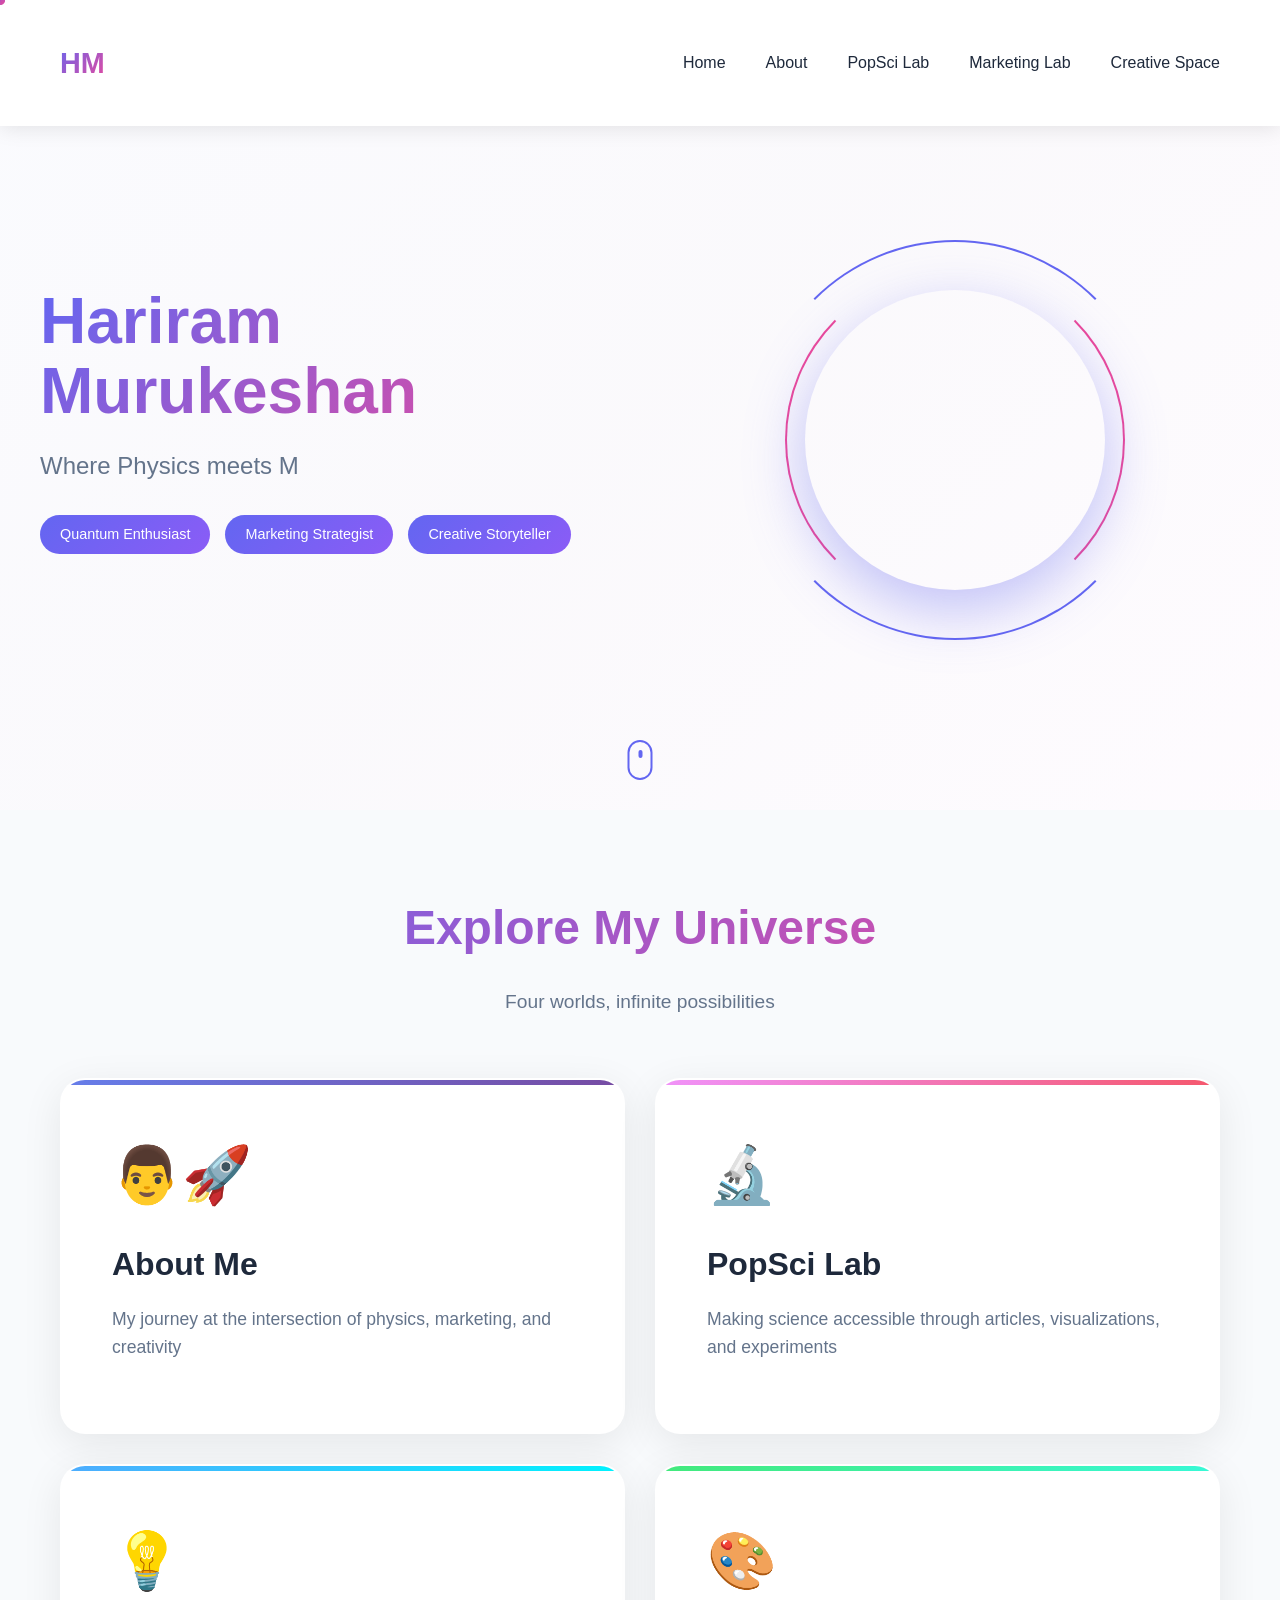
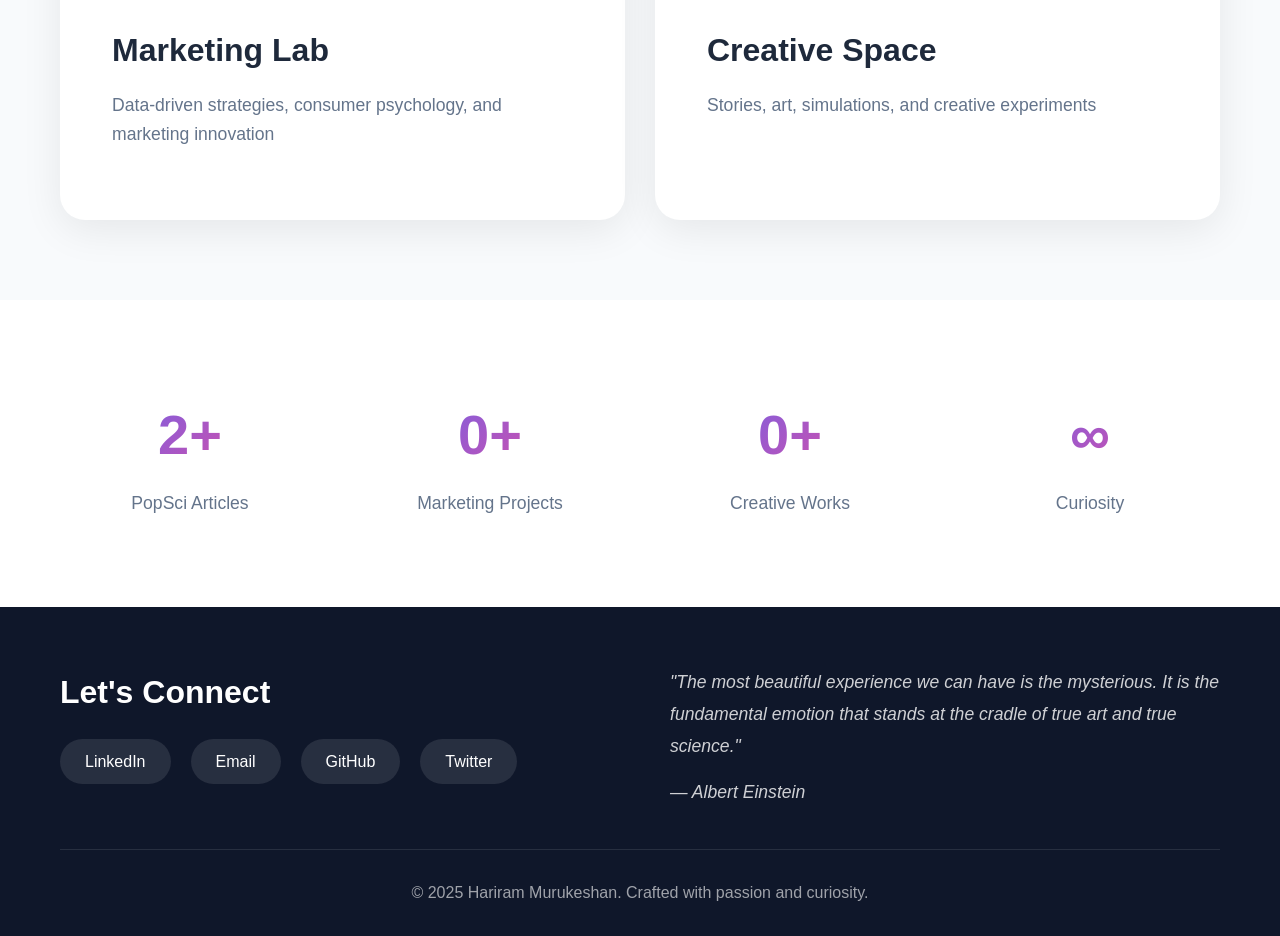
<file: index.html>
<!DOCTYPE html>
<html lang="en">
<head>
    <meta charset="UTF-8">
    <meta name="viewport" content="width=device-width, initial-scale=1.0">
    <title>Hariram Murukeshan - Polymath Portfolio</title>
    <link rel="stylesheet" href="styles.css">
</head>
<body>
    <div class="bg-animation"></div>
    <nav class="navbar">
        <div class="nav-container">
            <div class="logo">HM</div>
            <ul class="nav-menu">
                <li><a href="index.html" class="nav-link">Home</a></li>
                <li><a href="about.html" class="nav-link">About</a></li>
                <li><a href="popsci.html" class="nav-link">PopSci Lab</a></li>
                <li><a href="marketing.html" class="nav-link">Marketing Lab</a></li>
                <li><a href="creative.html" class="nav-link">Creative Space</a></li>
            </ul>
            <div class="hamburger"><span></span><span></span><span></span></div>
        </div>
    </nav>
    <section id="home" class="hero">
        <div class="hero-content">
            <div class="hero-text">
                <h1 class="glitch" data-text="Hariram Murukeshan">Hariram Murukeshan</h1>
                <p class="hero-subtitle">Where Physics meets Marketing and Creativity knows no bounds</p>
                <div class="hero-tags">
                    <span class="tag">Quantum Enthusiast</span>
                    <span class="tag">Marketing Strategist</span>
                    <span class="tag">Creative Storyteller</span>
                </div>
            </div>
            <div class="hero-visual">
                <div class="profile-container">
                    <div class="profile-ring"></div>
                    <div class="profile-ring"></div>
                    <div class="profile-image" style="background-image: url('https://media.licdn.com/dms/image/v2/C5603AQFa1k_qoXdFdg/profile-displayphoto-shrink_800_800/profile-displayphoto-shrink_800_800/0/1635914706596?e=1766620800&v=beta&t=IXJEIdp7cfGC_e7TAGtuhtwd0yhbisQP7slVFPODD8Q')"></div>
                </div>
            </div>
        </div>
        <div class="scroll-indicator"><div class="mouse"></div></div>
    </section>
    <section id="dashboard" class="dashboard-section">
        <div class="container">
            <h2 class="section-title">Explore My Universe</h2>
            <p class="section-subtitle">Four worlds, infinite possibilities</p>
            <div class="dashboard-grid">
                <a href="about.html" class="dashboard-card about-theme">
                    <div class="card-icon">👨🚀</div>
                    <h3>About Me</h3>
                    <p>My journey at the intersection of physics, marketing, and creativity</p>
                    <span class="card-arrow">→</span>
                </a>
                <a href="popsci.html" class="dashboard-card popsci-theme">
                    <div class="card-icon">🔬</div>
                    <h3>PopSci Lab</h3>
                    <p>Making science accessible through articles, visualizations, and experiments</p>
                    <span class="card-arrow">→</span>
                </a>
                <a href="marketing.html" class="dashboard-card marketing-theme">
                    <div class="card-icon">💡</div>
                    <h3>Marketing Lab</h3>
                    <p>Data-driven strategies, consumer psychology, and marketing innovation</p>
                    <span class="card-arrow">→</span>
                </a>
                <a href="creative.html" class="dashboard-card creative-theme">
                    <div class="card-icon">🎨</div>
                    <h3>Creative Space</h3>
                    <p>Stories, art, simulations, and creative experiments</p>
                    <span class="card-arrow">→</span>
                </a>
            </div>
        </div>
    </section>
    <section class="stats-section">
        <div class="container">
            <div class="stats-grid">
                <div class="stat-item"><div class="stat-number">2+</div><div class="stat-label">PopSci Articles</div></div>
                <div class="stat-item"><div class="stat-number">0+</div><div class="stat-label">Marketing Projects</div></div>
                <div class="stat-item"><div class="stat-number">0+</div><div class="stat-label">Creative Works</div></div>
                <div class="stat-item"><div class="stat-number">∞</div><div class="stat-label">Curiosity</div></div>
            </div>
        </div>
    </section>
    <footer class="footer">
        <div class="container">
            <div class="footer-content">
                <div class="footer-left">
                    <h3>Let's Connect</h3>
                    <div class="social-links">
                        <a href="https://www.linkedin.com/in/harirammurukeshan/" target="_blank">LinkedIn</a>
                        <a href="mailto:harirammurukesan@gmail.com">Email</a>
                        <a href="https://github.com/hariraf" target="_blank">GitHub</a>
                        <a href="https://twitter.com/Hariram14121377" target="_blank">Twitter</a>
                    </div>
                </div>
                <div class="footer-right">
                    <p>"The most beautiful experience we can have is the mysterious. It is the fundamental emotion that stands at the cradle of true art and true science."</p>
                    <p class="quote-author">— Albert Einstein</p>
                </div>
            </div>
            <div class="footer-bottom"><p>© 2025 Hariram Murukeshan. Crafted with passion and curiosity.</p></div>
        </div>
    </footer>
    <script src="script.js"></script>
</body>
</html>
</file>
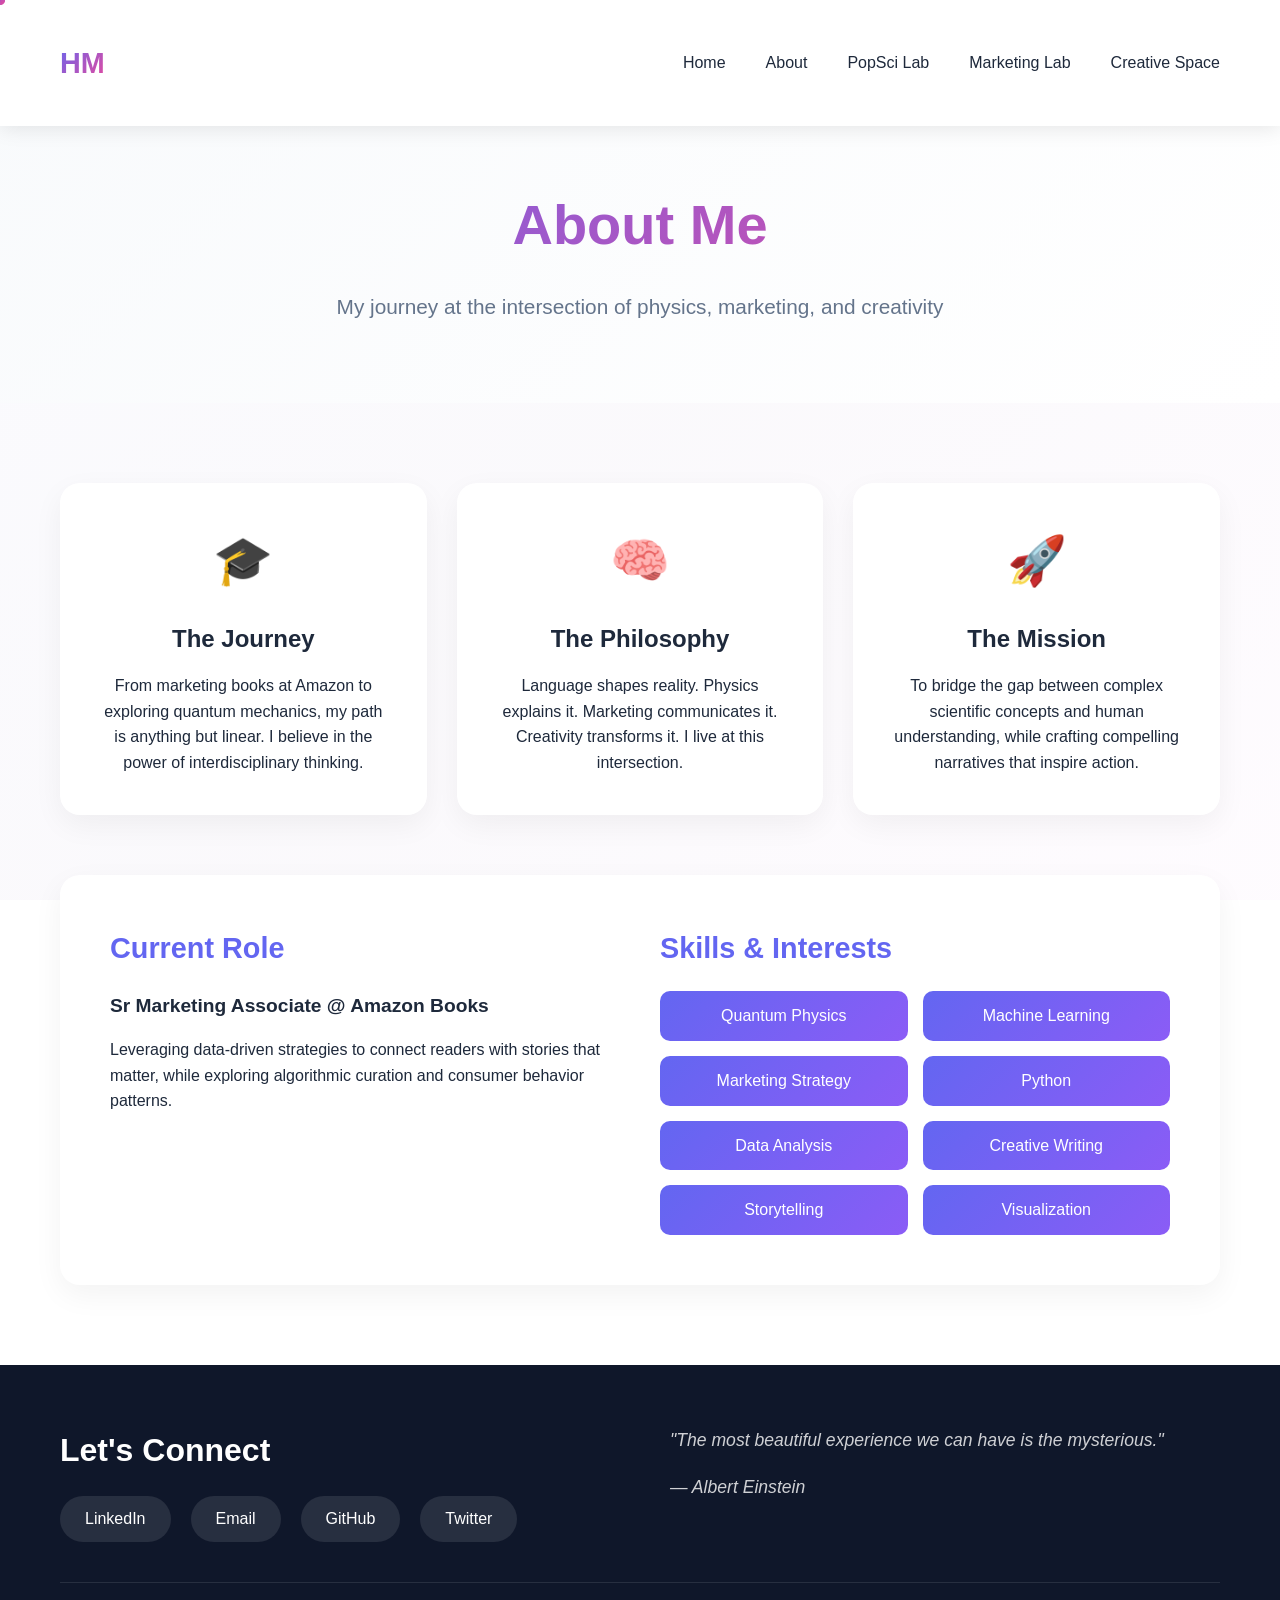
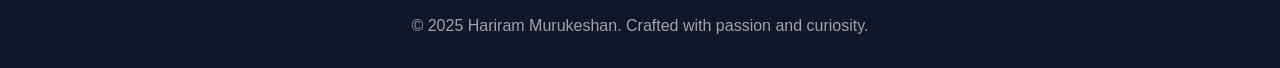
<file: about.html>
<!DOCTYPE html>
<html lang="en">
<head>
    <meta charset="UTF-8">
    <meta name="viewport" content="width=device-width, initial-scale=1.0">
    <title>About - Hariram Murukeshan</title>
    <link rel="stylesheet" href="styles.css">
</head>
<body>
    <div class="bg-animation"></div>
    <nav class="navbar">
        <div class="nav-container">
            <div class="logo">HM</div>
            <ul class="nav-menu">
                <li><a href="index.html" class="nav-link">Home</a></li>
                <li><a href="about.html" class="nav-link active">About</a></li>
                <li><a href="popsci.html" class="nav-link">PopSci Lab</a></li>
                <li><a href="marketing.html" class="nav-link">Marketing Lab</a></li>
                <li><a href="creative.html" class="nav-link">Creative Space</a></li>
            </ul>
            <div class="hamburger"><span></span><span></span><span></span></div>
        </div>
    </nav>
    <section class="page-hero">
        <div class="container">
            <h1 class="page-title">About Me</h1>
            <p class="page-subtitle">My journey at the intersection of physics, marketing, and creativity</p>
        </div>
    </section>
    <section class="content-section">
        <div class="container">
            <div class="about-grid">
                <div class="about-card">
                    <div class="card-icon">🎓</div>
                    <h3>The Journey</h3>
                    <p>From marketing books at Amazon to exploring quantum mechanics, my path is anything but linear. I believe in the power of interdisciplinary thinking.</p>
                </div>
                <div class="about-card">
                    <div class="card-icon">🧠</div>
                    <h3>The Philosophy</h3>
                    <p>Language shapes reality. Physics explains it. Marketing communicates it. Creativity transforms it. I live at this intersection.</p>
                </div>
                <div class="about-card">
                    <div class="card-icon">🚀</div>
                    <h3>The Mission</h3>
                    <p>To bridge the gap between complex scientific concepts and human understanding, while crafting compelling narratives that inspire action.</p>
                </div>
            </div>
            <div class="about-details">
                <div class="detail-left">
                    <h3>Current Role</h3>
                    <p class="role-title">Sr Marketing Associate @ Amazon Books</p>
                    <p>Leveraging data-driven strategies to connect readers with stories that matter, while exploring algorithmic curation and consumer behavior patterns.</p>
                </div>
                <div class="detail-right">
                    <h3>Skills & Interests</h3>
                    <div class="skills-grid">
                        <span class="skill">Quantum Physics</span>
                        <span class="skill">Machine Learning</span>
                        <span class="skill">Marketing Strategy</span>
                        <span class="skill">Python</span>
                        <span class="skill">Data Analysis</span>
                        <span class="skill">Creative Writing</span>
                        <span class="skill">Storytelling</span>
                        <span class="skill">Visualization</span>
                    </div>
                </div>
            </div>
        </div>
    </section>
    <footer class="footer">
        <div class="container">
            <div class="footer-content">
                <div class="footer-left">
                    <h3>Let's Connect</h3>
                    <div class="social-links">
                        <a href="https://www.linkedin.com/in/harirammurukeshan/" target="_blank">LinkedIn</a>
                        <a href="mailto:harirammurukesan@gmail.com">Email</a>
                        <a href="https://github.com/hariraf" target="_blank">GitHub</a>
                        <a href="https://twitter.com/Hariram14121377" target="_blank">Twitter</a>
                    </div>
                </div>
                <div class="footer-right">
                    <p>"The most beautiful experience we can have is the mysterious."</p>
                    <p class="quote-author">— Albert Einstein</p>
                </div>
            </div>
            <div class="footer-bottom"><p>© 2025 Hariram Murukeshan. Crafted with passion and curiosity.</p></div>
        </div>
    </footer>
    <script src="script.js"></script>
</body>
</html>
</file>
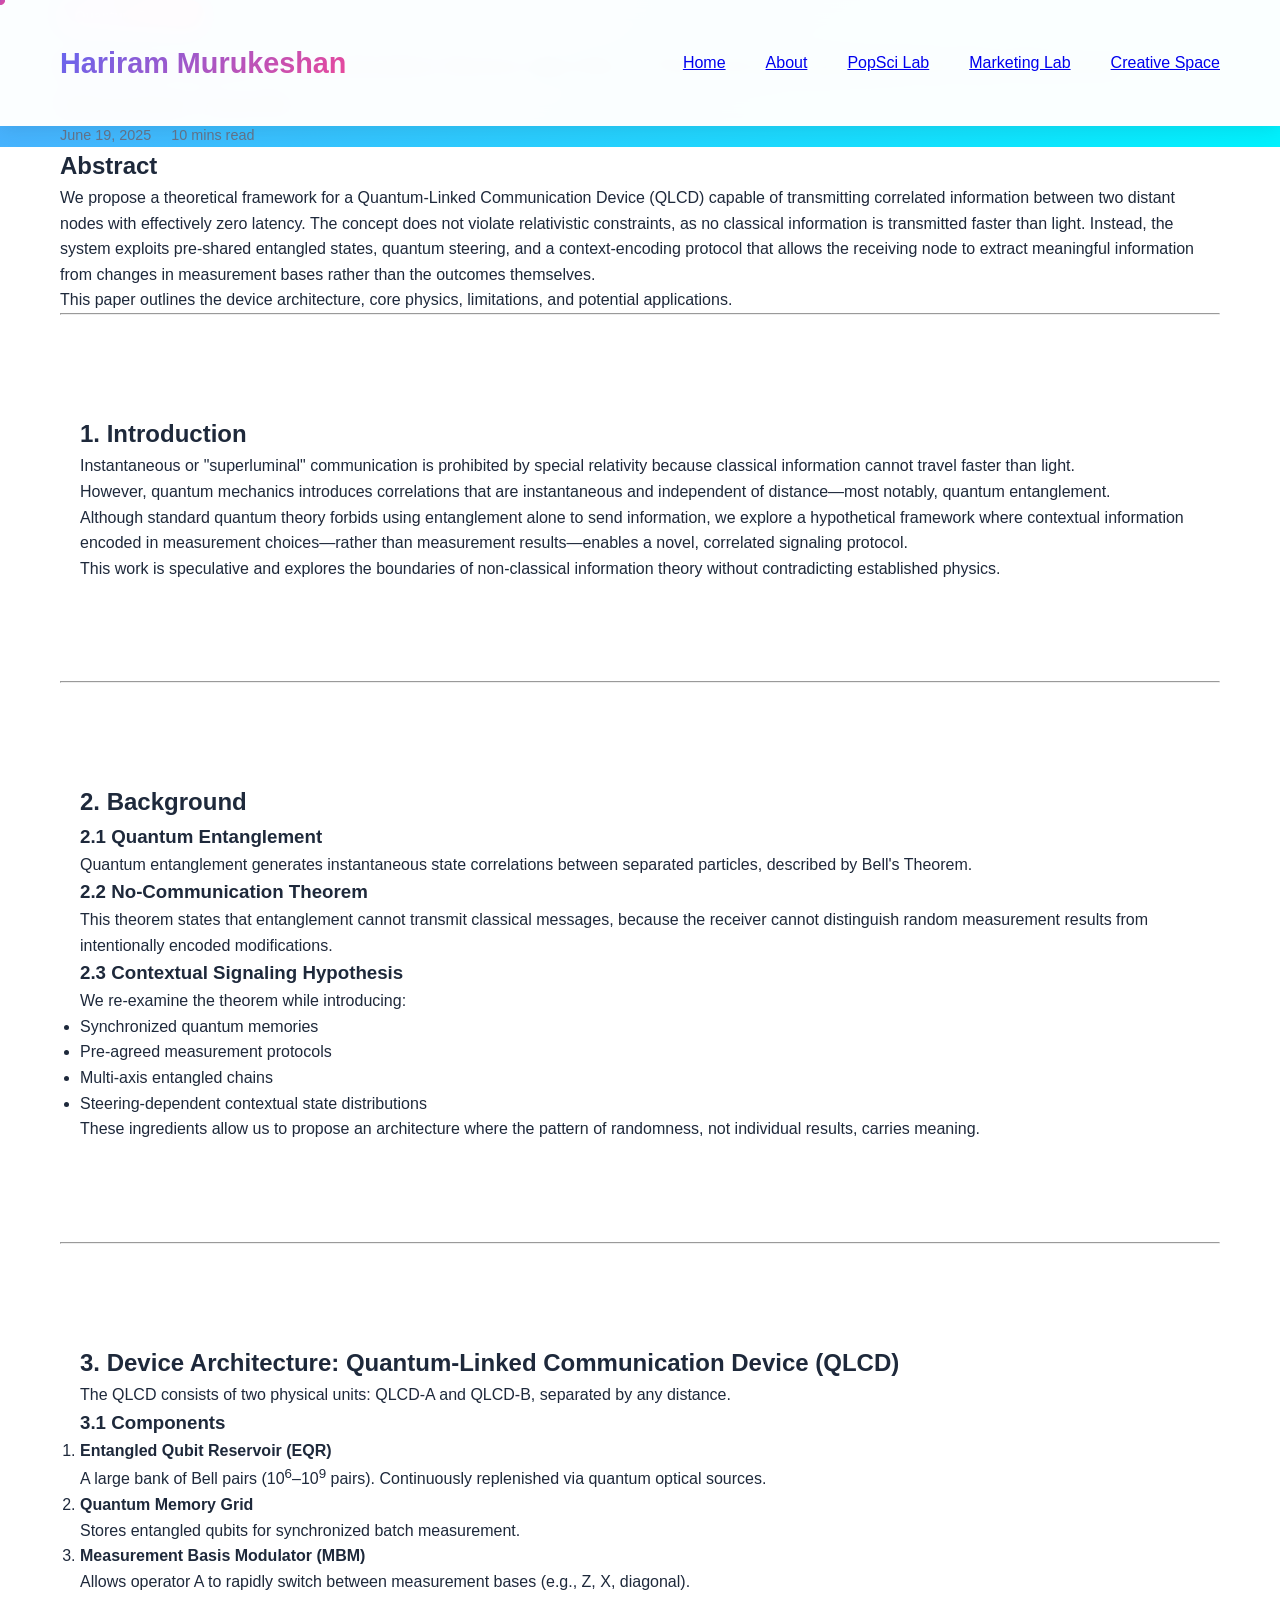
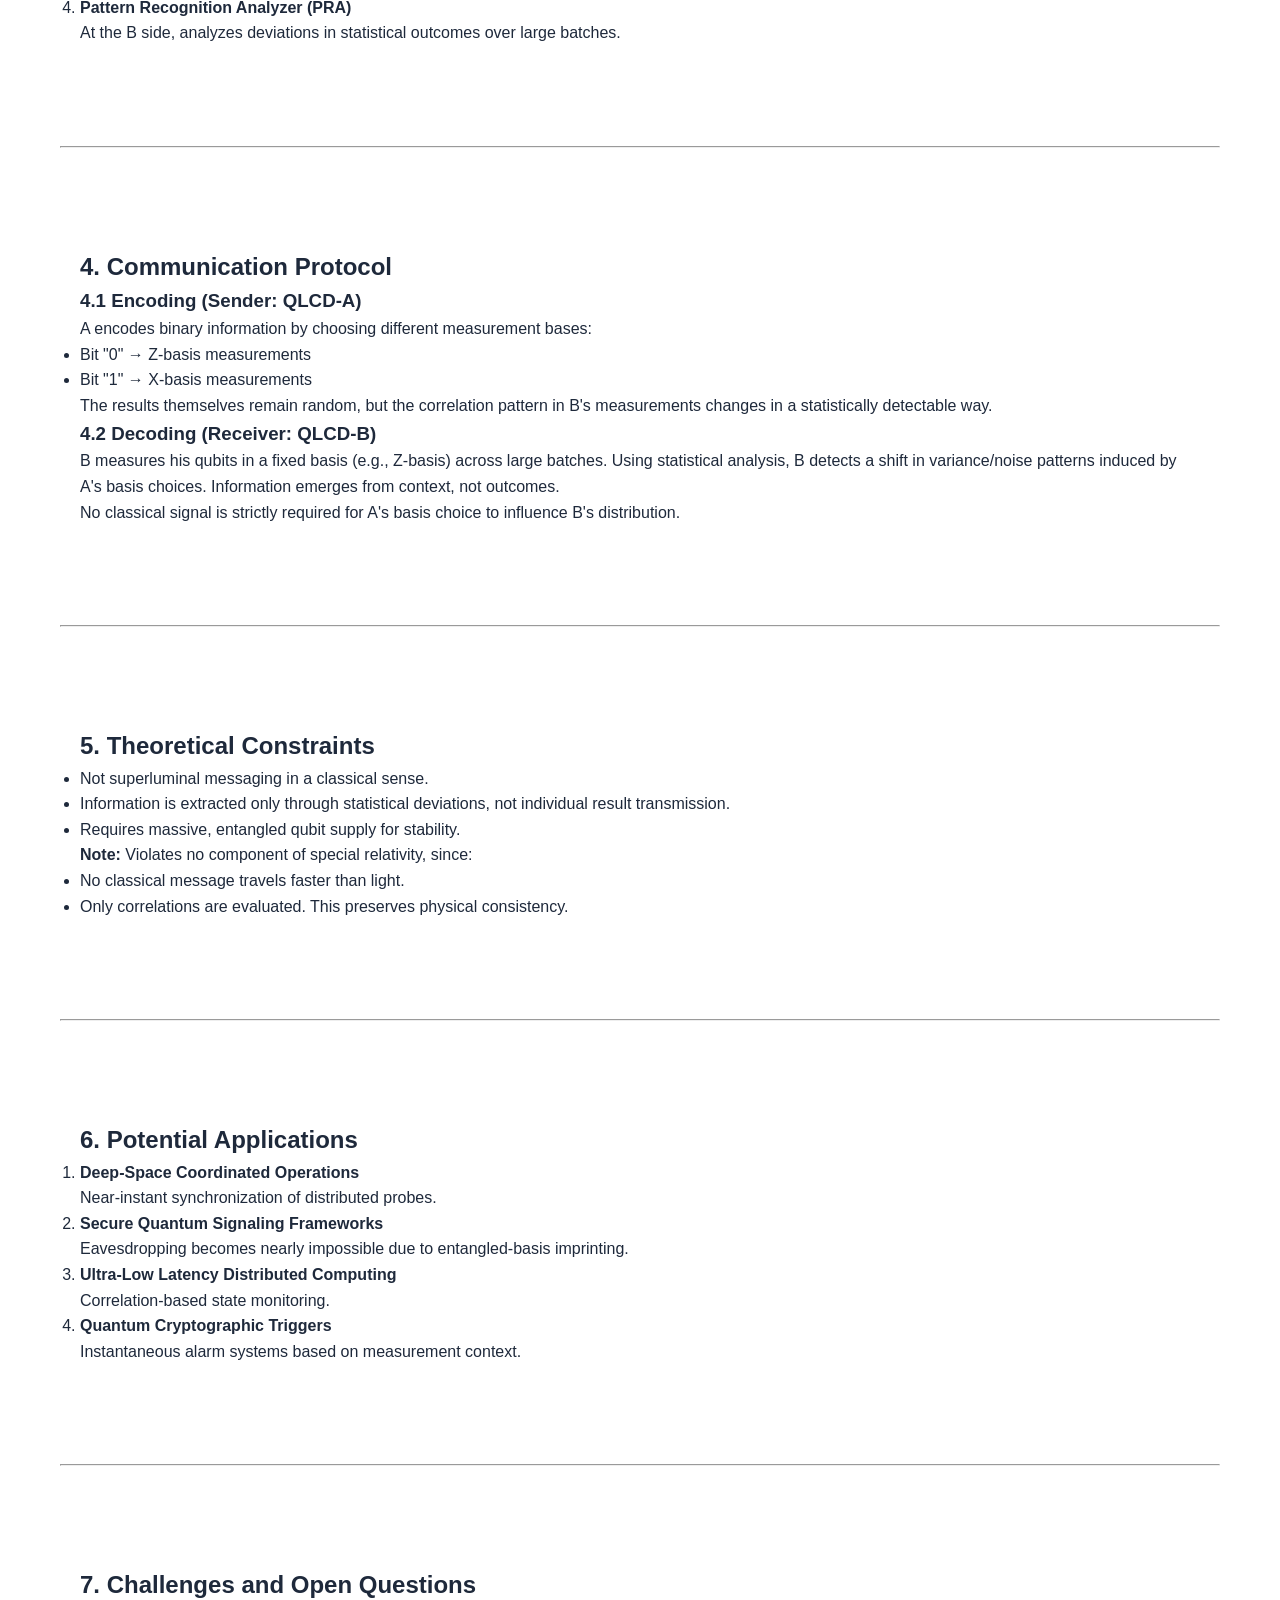
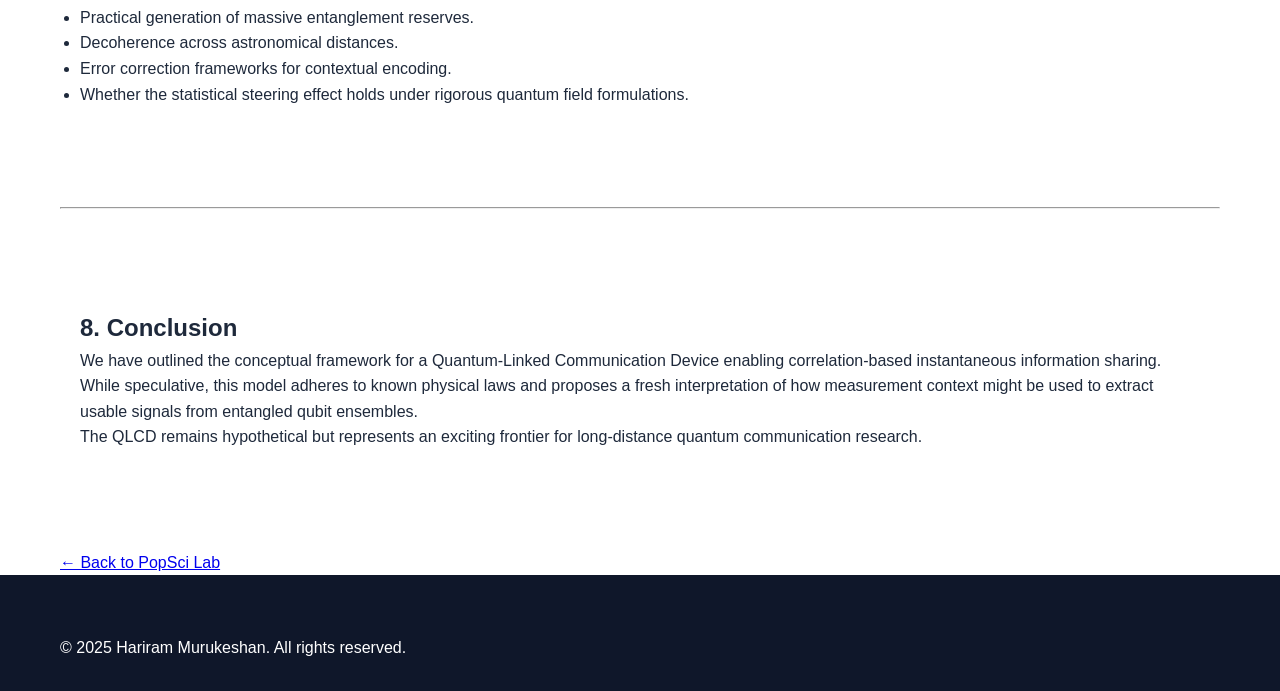
<file: article-QLCD(1).html>
<!DOCTYPE html>
<html lang="en">
<head>
    <meta charset="UTF-8">
    <meta name="viewport" content="width=device-width, initial-scale=1.0">
    <title>Quantum-Linked Communication Device (QLCD): A Theoretical Framework for Non-Classical Information Transfer - Hariram Murukeshan</title>
    <link rel="stylesheet" href="styles.css">
</head>
<body>
    <nav class="navbar">
        <div class="nav-container">
            <a href="index.html" class="logo">Hariram Murukeshan</a>
            <ul class="nav-menu">
                <li><a href="index.html">Home</a></li>
                <li><a href="about.html">About</a></li>
                <li><a href="popsci.html" class="active">PopSci Lab</a></li>
                <li><a href="marketing.html">Marketing Lab</a></li>
                <li><a href="creative.html">Creative Space</a></li>
            </ul>
            <div class="hamburger"><span></span><span></span><span></span></div>
        </div>
    </nav>

    <article class="article-page">
        <header class="article-header" style="background: linear-gradient(135deg, #4facfe 0%, #00f2fe 100%)">
            <div class="container">
                <span class="article-category">Quantum Physics</span>
                <h1 class="article-title">Quantum-Linked Communication Device (QLCD): A Theoretical Framework for Non-Classical Information Transfer</h1>
                <div class="article-meta">
                    <span>June 19, 2025</span>
                    <span>10 mins read</span>
                </div>
            </div>
        </header>
        <div class="article-body">
            <div class="container">
            <h2>Abstract</h2>
            <p>We propose a theoretical framework for a Quantum-Linked Communication Device (QLCD) capable of transmitting correlated information between two distant nodes with effectively zero latency. The concept does not violate relativistic constraints, as no classical information is transmitted faster than light. Instead, the system exploits pre-shared entangled states, quantum steering, and a context-encoding protocol that allows the receiving node to extract meaningful information from changes in measurement bases rather than the outcomes themselves.</p>
            <p>This paper outlines the device architecture, core physics, limitations, and potential applications.</p>
        </section>

        <hr>

        <section id="introduction">
            <h2>1. Introduction</h2>
            <p>Instantaneous or "superluminal" communication is prohibited by special relativity because classical information cannot travel faster than light.</p>
            <p>However, quantum mechanics introduces correlations that are instantaneous and independent of distance—most notably, quantum entanglement.</p>
            <p>Although standard quantum theory forbids using entanglement alone to send information, we explore a hypothetical framework where contextual information encoded in measurement choices—rather than measurement results—enables a novel, correlated signaling protocol.</p>
            <p>This work is speculative and explores the boundaries of non-classical information theory without contradicting established physics.</p>
        </section>

        <hr>

        <section id="background">
            <h2>2. Background</h2>
            
            <h3>2.1 Quantum Entanglement</h3>
            <p>Quantum entanglement generates instantaneous state correlations between separated particles, described by Bell's Theorem.</p>
            
            <h3>2.2 No-Communication Theorem</h3>
            <p>This theorem states that entanglement cannot transmit classical messages, because the receiver cannot distinguish random measurement results from intentionally encoded modifications.</p>
            
            <h3>2.3 Contextual Signaling Hypothesis</h3>
            <p>We re-examine the theorem while introducing:</p>
            <ul>
                <li>Synchronized quantum memories</li>
                <li>Pre-agreed measurement protocols</li>
                <li>Multi-axis entangled chains</li>
                <li>Steering-dependent contextual state distributions</li>
            </ul>
            <p>These ingredients allow us to propose an architecture where the pattern of randomness, not individual results, carries meaning.</p>
        </section>

        <hr>

        <section id="device-architecture">
            <h2>3. Device Architecture: Quantum-Linked Communication Device (QLCD)</h2>
            <p>The QLCD consists of two physical units: QLCD-A and QLCD-B, separated by any distance.</p>
            
            <h3>3.1 Components</h3>
            <ol>
                <li>
                    <strong>Entangled Qubit Reservoir (EQR)</strong><br>
                    A large bank of Bell pairs (10<sup>6</sup>–10<sup>9</sup> pairs). Continuously replenished via quantum optical sources.
                </li>
                <li>
                    <strong>Quantum Memory Grid</strong><br>
                    Stores entangled qubits for synchronized batch measurement.
                </li>
                <li>
                    <strong>Measurement Basis Modulator (MBM)</strong><br>
                    Allows operator A to rapidly switch between measurement bases (e.g., Z, X, diagonal).
                </li>
                <li>
                    <strong>Pattern Recognition Analyzer (PRA)</strong><br>
                    At the B side, analyzes deviations in statistical outcomes over large batches.
                </li>
            </ol>
        </section>

        <hr>

        <section id="communication-protocol">
            <h2>4. Communication Protocol</h2>
            
            <h3>4.1 Encoding (Sender: QLCD-A)</h3>
            <p>A encodes binary information by choosing different measurement bases:</p>
            <ul>
                <li>Bit "0" → Z-basis measurements</li>
                <li>Bit "1" → X-basis measurements</li>
            </ul>
            <p>The results themselves remain random, but the correlation pattern in B's measurements changes in a statistically detectable way.</p>
            
            <h3>4.2 Decoding (Receiver: QLCD-B)</h3>
            <p>B measures his qubits in a fixed basis (e.g., Z-basis) across large batches. Using statistical analysis, B detects a shift in variance/noise patterns induced by A's basis choices. Information emerges from context, not outcomes.</p>
            <p>No classical signal is strictly required for A's basis choice to influence B's distribution.</p>
        </section>

        <hr>

        <section id="theoretical-constraints">
            <h2>5. Theoretical Constraints</h2>
            <ul>
                <li>Not superluminal messaging in a classical sense.</li>
                <li>Information is extracted only through statistical deviations, not individual result transmission.</li>
                <li>Requires massive, entangled qubit supply for stability.</li>
            </ul>
            <p><strong>Note:</strong> Violates no component of special relativity, since:</p>
            <ul>
                <li>No classical message travels faster than light.</li>
                <li>Only correlations are evaluated. This preserves physical consistency.</li>
            </ul>
        </section>

        <hr>

        <section id="potential-applications">
            <h2>6. Potential Applications</h2>
            <ol>
                <li>
                    <strong>Deep-Space Coordinated Operations</strong><br>
                    Near-instant synchronization of distributed probes.
                </li>
                <li>
                    <strong>Secure Quantum Signaling Frameworks</strong><br>
                    Eavesdropping becomes nearly impossible due to entangled-basis imprinting.
                </li>
                <li>
                    <strong>Ultra-Low Latency Distributed Computing</strong><br>
                    Correlation-based state monitoring.
                </li>
                <li>
                    <strong>Quantum Cryptographic Triggers</strong><br>
                    Instantaneous alarm systems based on measurement context.
                </li>
            </ol>
        </section>

        <hr>

        <section id="challenges">
            <h2>7. Challenges and Open Questions</h2>
            <ul>
                <li>Practical generation of massive entanglement reserves.</li>
                <li>Decoherence across astronomical distances.</li>
                <li>Error correction frameworks for contextual encoding.</li>
                <li>Whether the statistical steering effect holds under rigorous quantum field formulations.</li>
            </ul>
        </section>

        <hr>

        <section id="conclusion">
            <h2>8. Conclusion</h2>
            <p>We have outlined the conceptual framework for a Quantum-Linked Communication Device enabling correlation-based instantaneous information sharing. While speculative, this model adheres to known physical laws and proposes a fresh interpretation of how measurement context might be used to extract usable signals from entangled qubit ensembles.</p>
            <p>The QLCD remains hypothetical but represents an exciting frontier for long-distance quantum communication research.</p>
        </section>
            </div>
        </div>
        <div class="article-footer">
            <div class="container">
                <a href="popsci.html" class="back-link">← Back to PopSci Lab</a>
            </div>
        </div>
    </article>

    <footer class="footer">
        <div class="container">
            <p>&copy; 2025 Hariram Murukeshan. All rights reserved.</p>
        </div>
    </footer>

    <script src="script.js"></script>
</body>
</html>
</file>
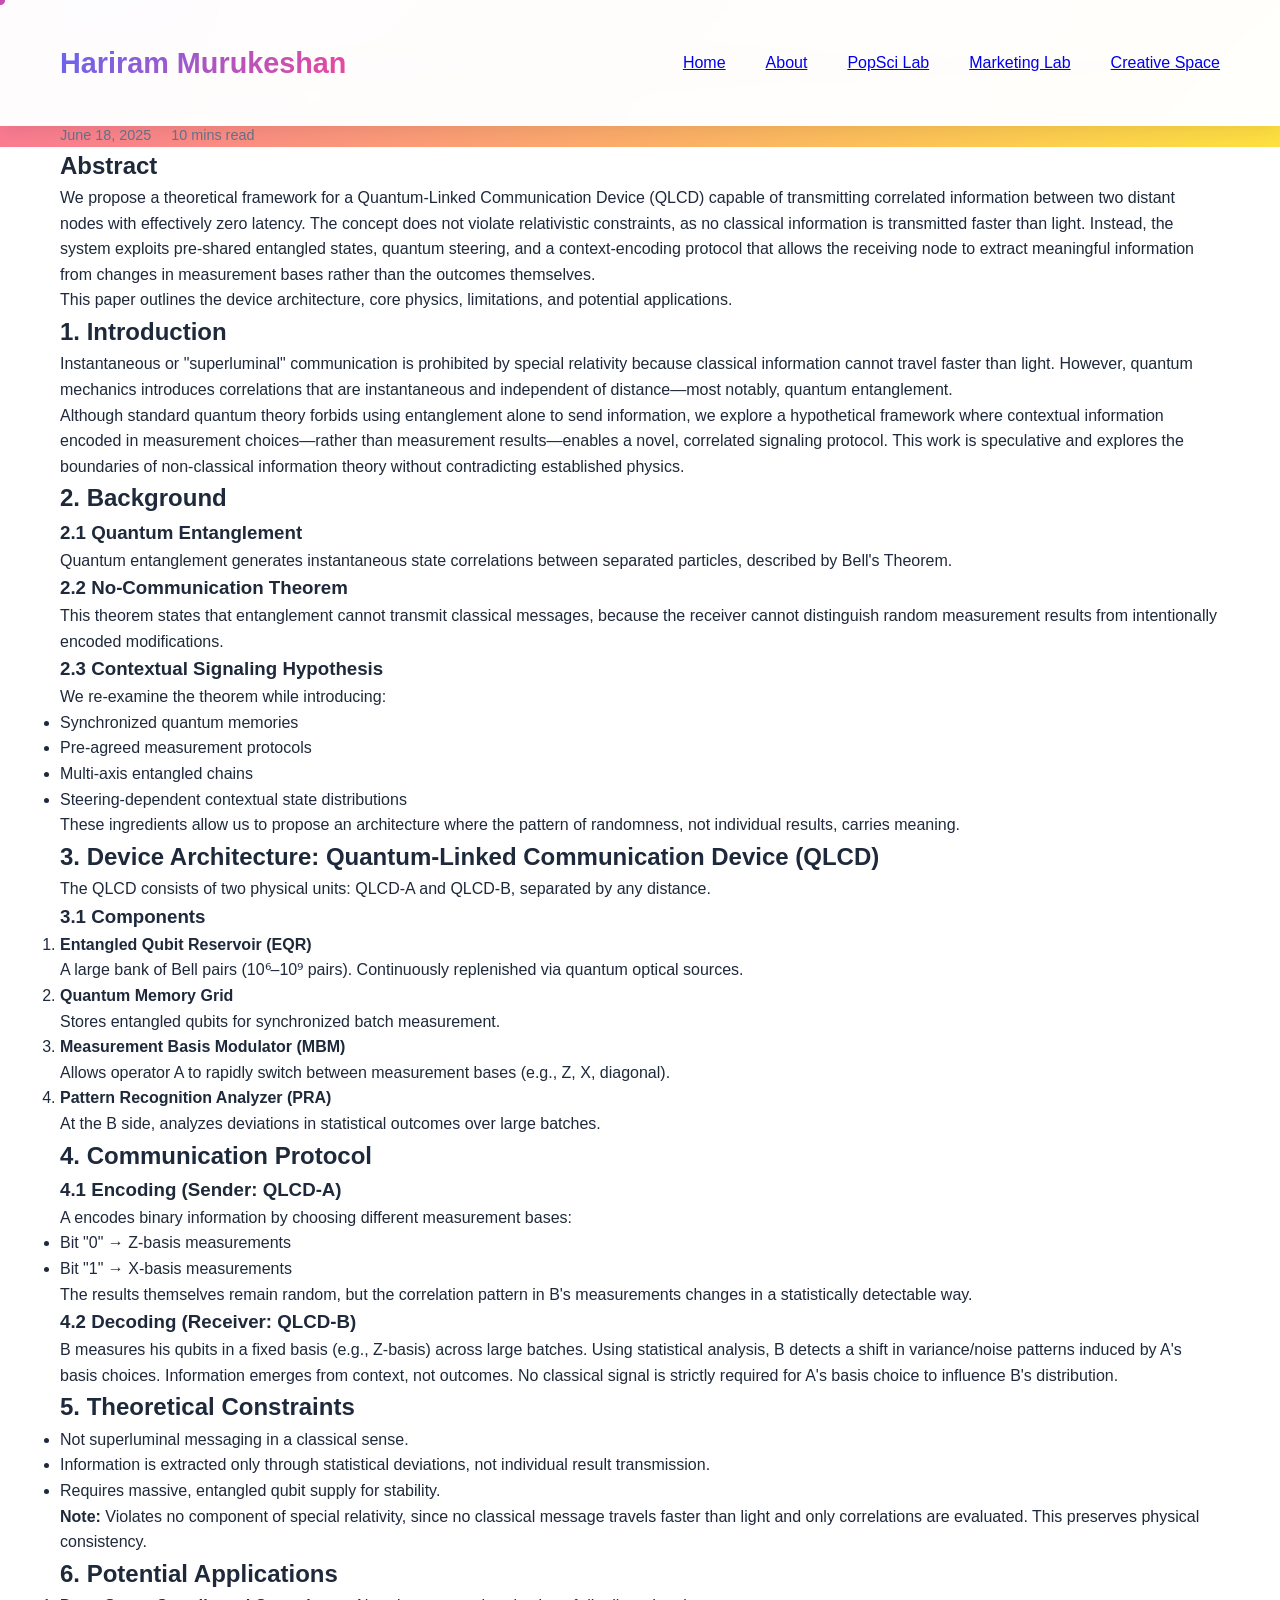
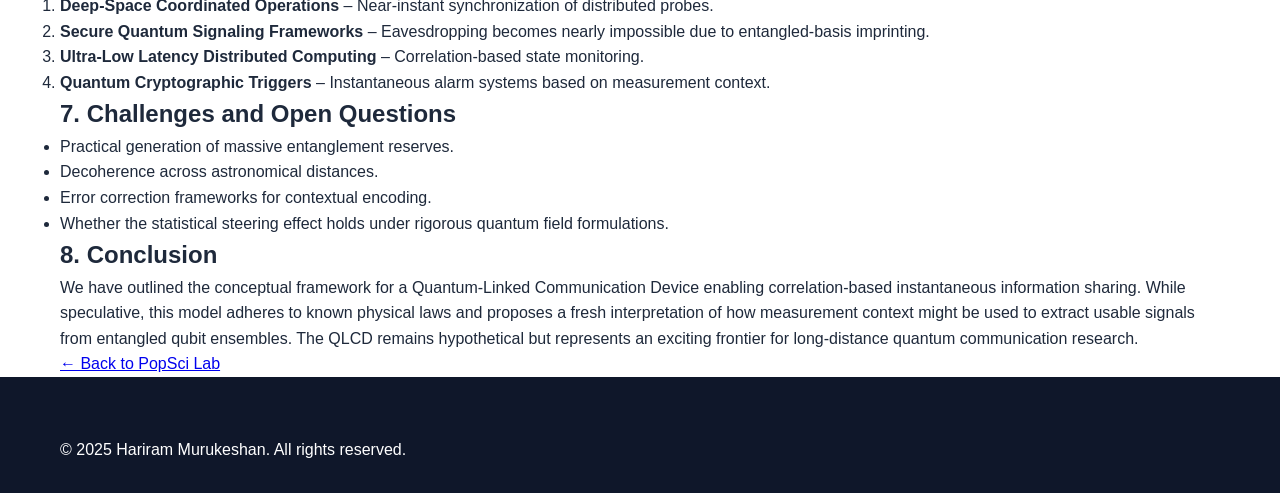
<file: article-QLCD.html>
<!DOCTYPE html>
<html lang="en">
<head>
    <meta charset="UTF-8">
    <meta name="viewport" content="width=device-width, initial-scale=1.0">
    <title>Quantum-Linked Communication Device (QLCD): A Theoretical Framework for Non-Classical Information Transfer - Hariram Murukeshan</title>
    <link rel="stylesheet" href="styles.css">
</head>
<body>
    <nav class="navbar">
        <div class="nav-container">
            <a href="index.html" class="logo">Hariram Murukeshan</a>
            <ul class="nav-menu">
                <li><a href="index.html">Home</a></li>
                <li><a href="about.html">About</a></li>
                <li><a href="popsci.html" class="active">PopSci Lab</a></li>
                <li><a href="marketing.html">Marketing Lab</a></li>
                <li><a href="creative.html">Creative Space</a></li>
            </ul>
            <div class="hamburger"><span></span><span></span><span></span></div>
        </div>
    </nav>

    <article class="article-page">
        <header class="article-header" style="background: linear-gradient(135deg, #fa709a 0%, #fee140 100%)">
            <div class="container">
                <span class="article-category">Quantum Physics</span>
                <h1 class="article-title">Quantum-Linked Communication Device (QLCD): A Theoretical Framework for Non-Classical Information Transfer</h1>
                <div class="article-meta">
                    <span>June 18, 2025</span>
                    <span>10 mins read</span>
                </div>
            </div>
        </header>
        <div class="article-body">
            <div class="container">
                <h2>Abstract</h2>
                <p>We propose a theoretical framework for a Quantum-Linked Communication Device (QLCD) capable of transmitting correlated information between two distant nodes with effectively zero latency. The concept does not violate relativistic constraints, as no classical information is transmitted faster than light. Instead, the system exploits pre-shared entangled states, quantum steering, and a context-encoding protocol that allows the receiving node to extract meaningful information from changes in measurement bases rather than the outcomes themselves.</p>
                <p>This paper outlines the device architecture, core physics, limitations, and potential applications.</p>

                <h2>1. Introduction</h2>
                <p>Instantaneous or "superluminal" communication is prohibited by special relativity because classical information cannot travel faster than light. However, quantum mechanics introduces correlations that are instantaneous and independent of distance—most notably, quantum entanglement.</p>
                <p>Although standard quantum theory forbids using entanglement alone to send information, we explore a hypothetical framework where contextual information encoded in measurement choices—rather than measurement results—enables a novel, correlated signaling protocol. This work is speculative and explores the boundaries of non-classical information theory without contradicting established physics.</p>

                <h2>2. Background</h2>
                <h3>2.1 Quantum Entanglement</h3>
                <p>Quantum entanglement generates instantaneous state correlations between separated particles, described by Bell's Theorem.</p>
                
                <h3>2.2 No-Communication Theorem</h3>
                <p>This theorem states that entanglement cannot transmit classical messages, because the receiver cannot distinguish random measurement results from intentionally encoded modifications.</p>
                
                <h3>2.3 Contextual Signaling Hypothesis</h3>
                <p>We re-examine the theorem while introducing:</p>
                <ul>
                    <li>Synchronized quantum memories</li>
                    <li>Pre-agreed measurement protocols</li>
                    <li>Multi-axis entangled chains</li>
                    <li>Steering-dependent contextual state distributions</li>
                </ul>
                <p>These ingredients allow us to propose an architecture where the pattern of randomness, not individual results, carries meaning.</p>

                <h2>3. Device Architecture: Quantum-Linked Communication Device (QLCD)</h2>
                <p>The QLCD consists of two physical units: QLCD-A and QLCD-B, separated by any distance.</p>
                
                <h3>3.1 Components</h3>
                <ol>
                    <li><strong>Entangled Qubit Reservoir (EQR)</strong><br>A large bank of Bell pairs (10⁶–10⁹ pairs). Continuously replenished via quantum optical sources.</li>
                    <li><strong>Quantum Memory Grid</strong><br>Stores entangled qubits for synchronized batch measurement.</li>
                    <li><strong>Measurement Basis Modulator (MBM)</strong><br>Allows operator A to rapidly switch between measurement bases (e.g., Z, X, diagonal).</li>
                    <li><strong>Pattern Recognition Analyzer (PRA)</strong><br>At the B side, analyzes deviations in statistical outcomes over large batches.</li>
                </ol>

                <h2>4. Communication Protocol</h2>
                <h3>4.1 Encoding (Sender: QLCD-A)</h3>
                <p>A encodes binary information by choosing different measurement bases:</p>
                <ul>
                    <li>Bit "0" → Z-basis measurements</li>
                    <li>Bit "1" → X-basis measurements</li>
                </ul>
                <p>The results themselves remain random, but the correlation pattern in B's measurements changes in a statistically detectable way.</p>
                
                <h3>4.2 Decoding (Receiver: QLCD-B)</h3>
                <p>B measures his qubits in a fixed basis (e.g., Z-basis) across large batches. Using statistical analysis, B detects a shift in variance/noise patterns induced by A's basis choices. Information emerges from context, not outcomes. No classical signal is strictly required for A's basis choice to influence B's distribution.</p>

                <h2>5. Theoretical Constraints</h2>
                <ul>
                    <li>Not superluminal messaging in a classical sense.</li>
                    <li>Information is extracted only through statistical deviations, not individual result transmission.</li>
                    <li>Requires massive, entangled qubit supply for stability.</li>
                </ul>
                <p><strong>Note:</strong> Violates no component of special relativity, since no classical message travels faster than light and only correlations are evaluated. This preserves physical consistency.</p>

                <h2>6. Potential Applications</h2>
                <ol>
                    <li><strong>Deep-Space Coordinated Operations</strong> – Near-instant synchronization of distributed probes.</li>
                    <li><strong>Secure Quantum Signaling Frameworks</strong> – Eavesdropping becomes nearly impossible due to entangled-basis imprinting.</li>
                    <li><strong>Ultra-Low Latency Distributed Computing</strong> – Correlation-based state monitoring.</li>
                    <li><strong>Quantum Cryptographic Triggers</strong> – Instantaneous alarm systems based on measurement context.</li>
                </ol>

                <h2>7. Challenges and Open Questions</h2>
                <ul>
                    <li>Practical generation of massive entanglement reserves.</li>
                    <li>Decoherence across astronomical distances.</li>
                    <li>Error correction frameworks for contextual encoding.</li>
                    <li>Whether the statistical steering effect holds under rigorous quantum field formulations.</li>
                </ul>

                <h2>8. Conclusion</h2>
                <p>We have outlined the conceptual framework for a Quantum-Linked Communication Device enabling correlation-based instantaneous information sharing. While speculative, this model adheres to known physical laws and proposes a fresh interpretation of how measurement context might be used to extract usable signals from entangled qubit ensembles. The QLCD remains hypothetical but represents an exciting frontier for long-distance quantum communication research.</p>
            </div>
        </div>
        <div class="article-footer">
            <div class="container">
                <a href="popsci.html" class="back-link">← Back to PopSci Lab</a>
            </div>
        </div>
    </article>

    <footer class="footer">
        <div class="container">
            <p>&copy; 2025 Hariram Murukeshan. All rights reserved.</p>
        </div>
    </footer>

    <script src="script.js"></script>
</body>
</html>
</file>
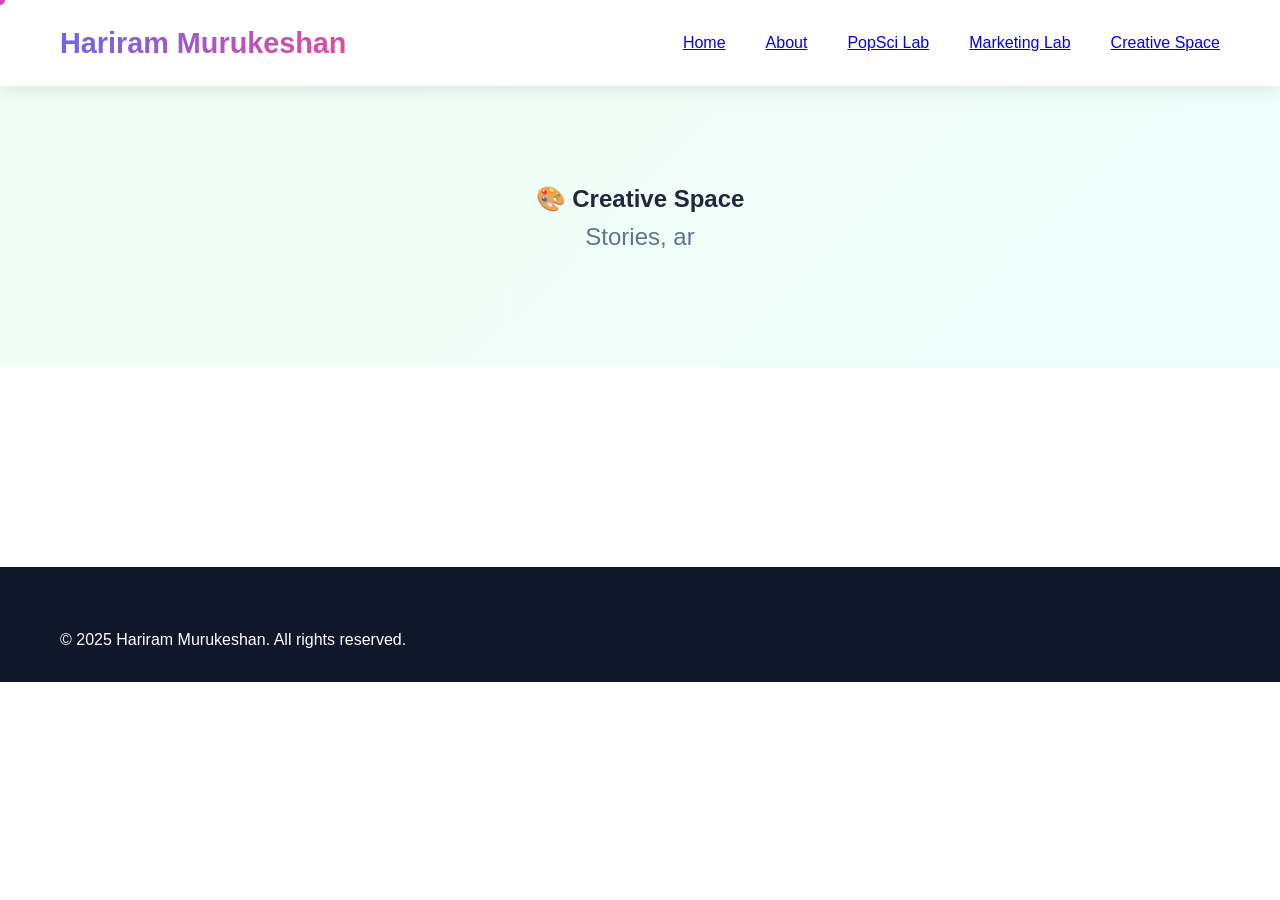
<file: creative.html>
<!DOCTYPE html>
<html lang="en">
<head>
    <meta charset="UTF-8">
    <meta name="viewport" content="width=device-width, initial-scale=1.0">
    <title>Creative Space - Hariram Murukeshan</title>
    <link rel="stylesheet" href="styles.css">
</head>
<body>
    <nav class="navbar">
        <div class="nav-container">
            <a href="index.html" class="logo">Hariram Murukeshan</a>
            <ul class="nav-menu">
                <li><a href="index.html">Home</a></li>
                <li><a href="about.html">About</a></li>
                <li><a href="popsci.html">PopSci Lab</a></li>
                <li><a href="marketing.html">Marketing Lab</a></li>
                <li><a href="creative.html" class="active">Creative Space</a></li>
            </ul>
            <div class="hamburger"><span></span><span></span><span></span></div>
        </div>
    </nav>

    <section class="page-hero creative-hero">
        <div class="container">
            <h1 class="hero-title">🎨 Creative Space</h1>
            <p class="hero-subtitle">Stories, art, and experimental simulations</p>
        </div>
    </section>

    <section class="creative-section">
        <div class="container">
            <div class="masonry-grid">
                
            </div>
        </div>
    </section>

    <footer class="footer">
        <div class="container">
            <p>&copy; 2025 Hariram Murukeshan. All rights reserved.</p>
        </div>
    </footer>

    <script src="script.js"></script>
</body>
</html>
</file>
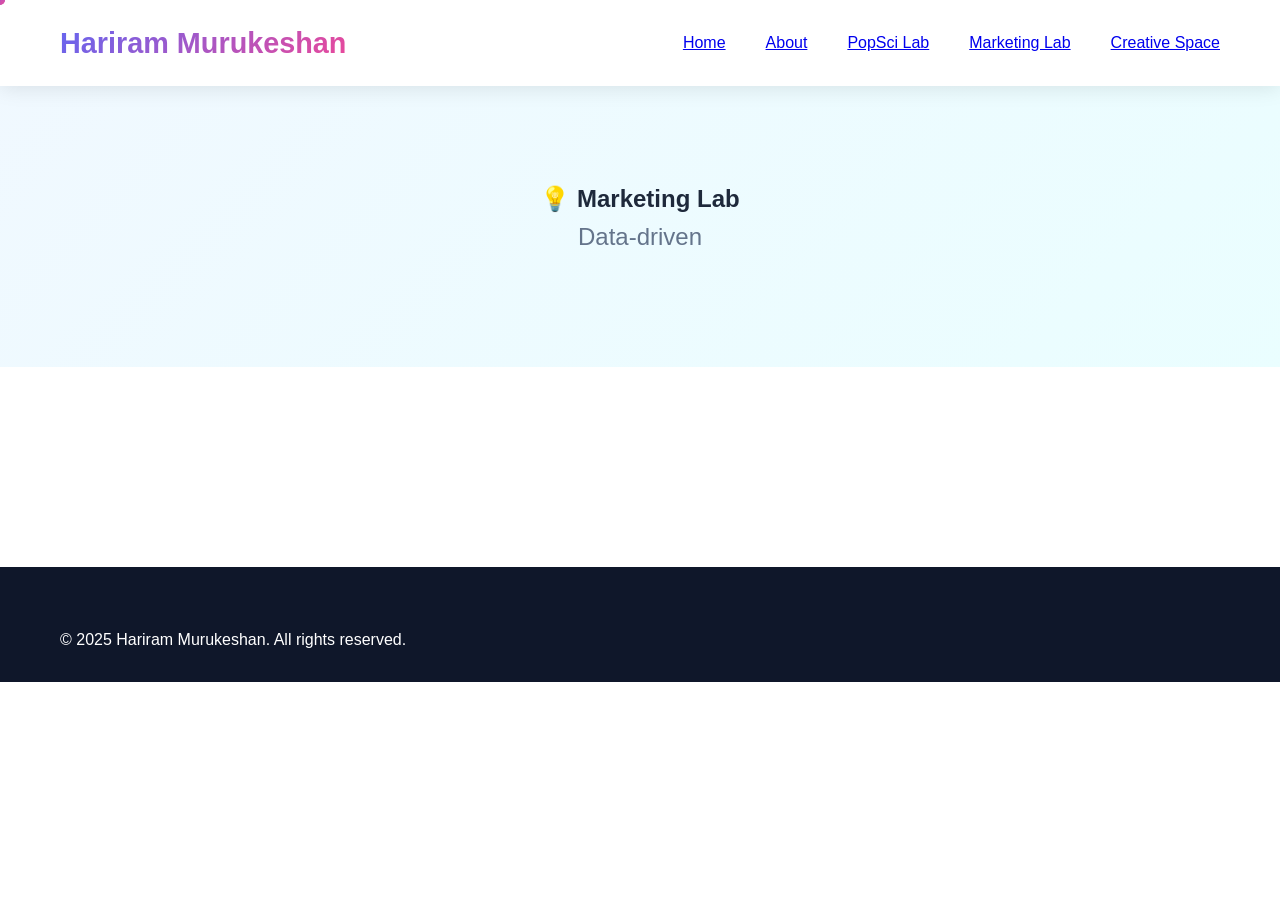
<file: marketing.html>
<!DOCTYPE html>
<html lang="en">
<head>
    <meta charset="UTF-8">
    <meta name="viewport" content="width=device-width, initial-scale=1.0">
    <title>Marketing Lab - Hariram Murukeshan</title>
    <link rel="stylesheet" href="styles.css">
</head>
<body>
    <nav class="navbar">
        <div class="nav-container">
            <a href="index.html" class="logo">Hariram Murukeshan</a>
            <ul class="nav-menu">
                <li><a href="index.html">Home</a></li>
                <li><a href="about.html">About</a></li>
                <li><a href="popsci.html">PopSci Lab</a></li>
                <li><a href="marketing.html" class="active">Marketing Lab</a></li>
                <li><a href="creative.html">Creative Space</a></li>
            </ul>
            <div class="hamburger"><span></span><span></span><span></span></div>
        </div>
    </nav>

    <section class="page-hero marketing-hero">
        <div class="container">
            <h1 class="hero-title">💡 Marketing Lab</h1>
            <p class="hero-subtitle">Data-driven strategies and creative campaigns</p>
        </div>
    </section>

    <section class="projects-section">
        <div class="container">
            <div class="projects-grid">
                
            </div>
        </div>
    </section>

    <footer class="footer">
        <div class="container">
            <p>&copy; 2025 Hariram Murukeshan. All rights reserved.</p>
        </div>
    </footer>

    <script src="script.js"></script>
</body>
</html>
</file>
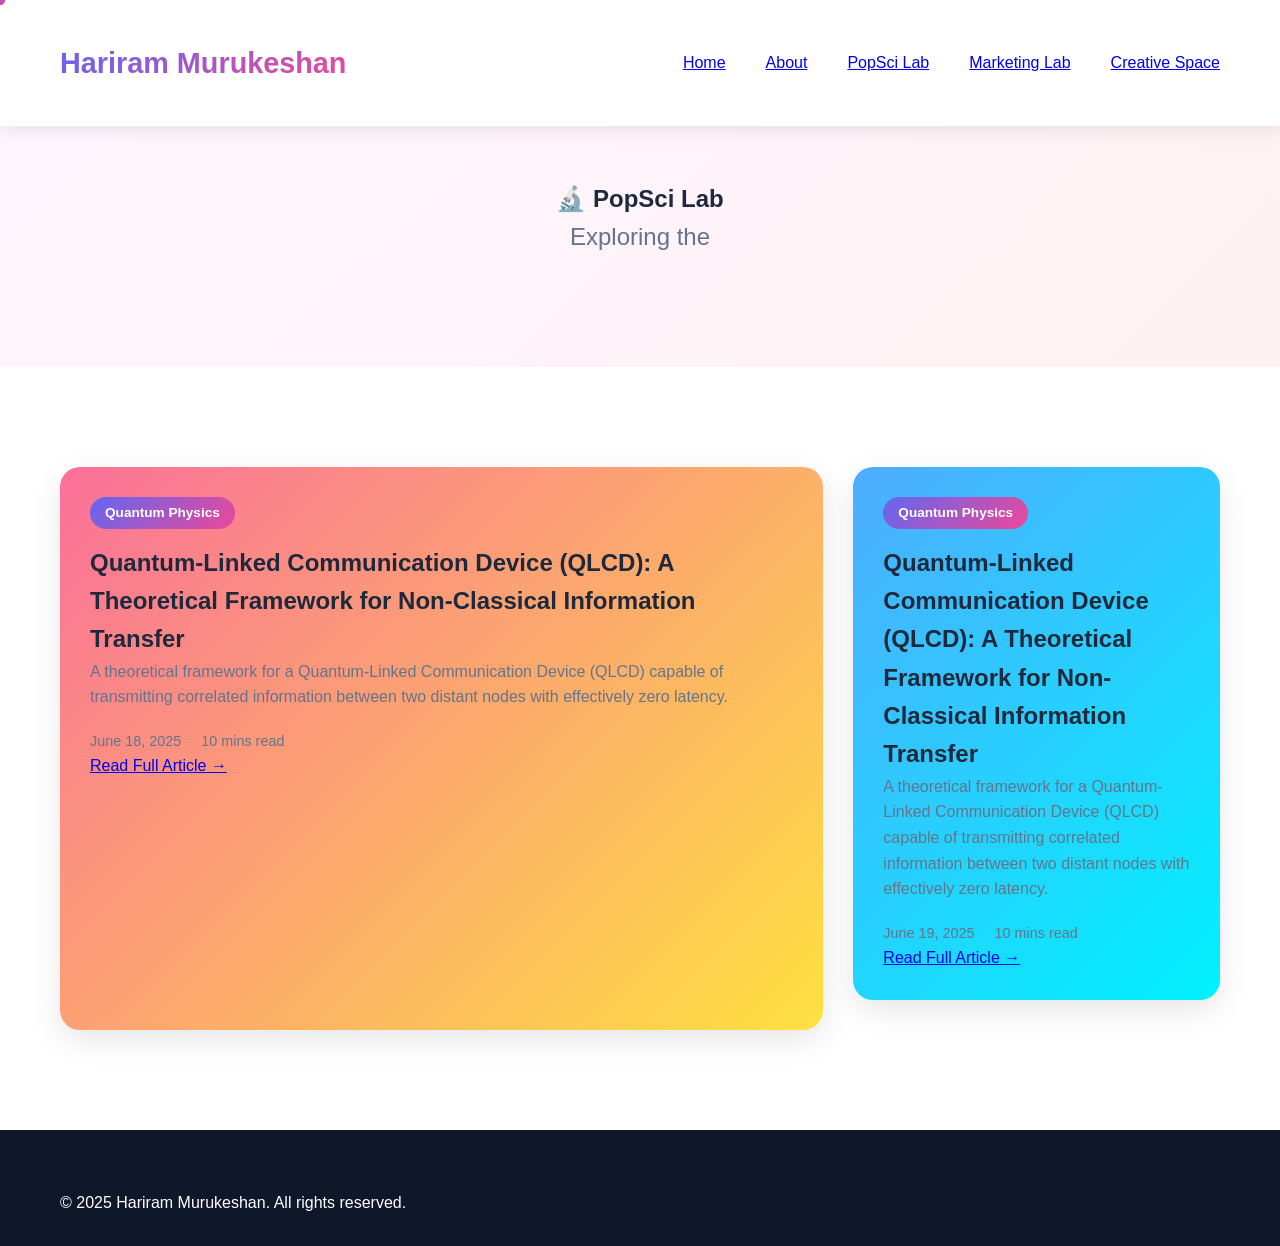
<file: popsci.html>
<!DOCTYPE html>
<html lang="en">
<head>
    <meta charset="UTF-8">
    <meta name="viewport" content="width=device-width, initial-scale=1.0">
    <title>PopSci Lab - Hariram Murukeshan</title>
    <link rel="stylesheet" href="styles.css">
</head>
<body>
    <nav class="navbar">
        <div class="nav-container">
            <a href="index.html" class="logo">Hariram Murukeshan</a>
            <ul class="nav-menu">
                <li><a href="index.html">Home</a></li>
                <li><a href="about.html">About</a></li>
                <li><a href="popsci.html" class="active">PopSci Lab</a></li>
                <li><a href="marketing.html">Marketing Lab</a></li>
                <li><a href="creative.html">Creative Space</a></li>
            </ul>
            <div class="hamburger"><span></span><span></span><span></span></div>
        </div>
    </nav>

    <section class="page-hero popsci-hero">
        <div class="container">
            <h1 class="hero-title">🔬 PopSci Lab</h1>
            <p class="hero-subtitle">Exploring the frontiers of physics and science</p>
        </div>
    </section>

    <section class="articles-section">
        <div class="container">
            <div class="articles-grid">
                
                    <article class="article-card featured" style="background: linear-gradient(135deg, #fa709a 0%, #fee140 100%)">
                        <div class="article-content">
                            <span class="article-category">Quantum Physics</span>
                            <h2 class="article-title">Quantum-Linked Communication Device (QLCD): A Theoretical Framework for Non-Classical Information Transfer</h2>
                            <p class="article-description">A theoretical framework for a Quantum-Linked Communication Device (QLCD) capable of transmitting correlated information between two distant nodes with effectively zero latency.</p>
                            <div class="article-meta">
                                <span>June 18, 2025</span>
                                <span>10 mins read</span>
                            </div>
                            <a href="article-QLCD.html" class="read-more">Read Full Article →</a>
                        </div>
                    </article>
                
                    <article class="article-card " style="background: linear-gradient(135deg, #4facfe 0%, #00f2fe 100%)">
                        <div class="article-content">
                            <span class="article-category">Quantum Physics</span>
                            <h2 class="article-title">Quantum-Linked Communication Device (QLCD): A Theoretical Framework for Non-Classical Information Transfer</h2>
                            <p class="article-description">A theoretical framework for a Quantum-Linked Communication Device (QLCD) capable of transmitting correlated information between two distant nodes with effectively zero latency.</p>
                            <div class="article-meta">
                                <span>June 19, 2025</span>
                                <span>10 mins read</span>
                            </div>
                            <a href="article-QLCD.html" class="read-more">Read Full Article →</a>
                        </div>
                    </article>
                
            </div>
        </div>
    </section>

    <footer class="footer">
        <div class="container">
            <p>&copy; 2025 Hariram Murukeshan. All rights reserved.</p>
        </div>
    </footer>

    <script src="script.js"></script>
</body>
</html>
</file>
<file: styles.css>
/* ========== GLOBAL STYLES ========== */
* {
    margin: 0;
    padding: 0;
    box-sizing: border-box;
}

:root {
    --primary: #6366f1;
    --secondary: #8b5cf6;
    --accent: #ec4899;
    --dark: #0f172a;
    --light: #f8fafc;
    --text: #1e293b;
    --text-light: #64748b;
}

html {
    scroll-behavior: smooth;
}

body {
    font-family: 'Inter', -apple-system, BlinkMacSystemFont, 'Segoe UI', Roboto, sans-serif;
    color: var(--text);
    line-height: 1.6;
    overflow-x: hidden;
}

.container {
    max-width: 1200px;
    margin: 0 auto;
    padding: 0 20px;
}

/* ========== ANIMATED BACKGROUND ========== */
.bg-animation {
    position: fixed;
    top: 0;
    left: 0;
    width: 100%;
    height: 100%;
    background: linear-gradient(135deg, #667eea 0%, #764ba2 50%, #f093fb 100%);
    opacity: 0.03;
    z-index: -1;
    animation: gradientShift 15s ease infinite;
}

@keyframes gradientShift {
    0%, 100% { background-position: 0% 50%; }
    50% { background-position: 100% 50%; }
}

/* ========== NAVIGATION ========== */
.navbar {
    position: fixed;
    top: 0;
    width: 100%;
    background: rgba(255, 255, 255, 0.98);
    backdrop-filter: blur(10px);
    box-shadow: 0 2px 20px rgba(0, 0, 0, 0.1);
    z-index: 1000;
    transition: all 0.3s ease;
}

.nav-container {
    max-width: 1200px;
    margin: 0 auto;
    padding: 20px;
    display: flex;
    justify-content: space-between;
    align-items: center;
}

.logo {
    font-size: 1.8rem;
    font-weight: 800;
    background: linear-gradient(135deg, var(--primary), var(--accent));
    -webkit-background-clip: text;
    -webkit-text-fill-color: transparent;
    background-clip: text;
}

.nav-menu {
    display: flex;
    list-style: none;
    gap: 40px;
}

.nav-link {
    text-decoration: none;
    color: var(--text);
    font-weight: 500;
    position: relative;
    transition: color 0.3s ease;
}

.nav-link::after {
    content: '';
    position: absolute;
    bottom: -5px;
    left: 0;
    width: 0;
    height: 2px;
    background: linear-gradient(90deg, var(--primary), var(--accent));
    transition: width 0.3s ease;
}

.nav-link:hover {
    color: var(--primary);
}

.nav-link:hover::after {
    width: 100%;
}

.hamburger {
    display: none;
    flex-direction: column;
    gap: 5px;
    cursor: pointer;
}

.hamburger span {
    width: 25px;
    height: 3px;
    background: var(--text);
    transition: all 0.3s ease;
}

/* ========== HERO SECTION ========== */
.hero {
    min-height: 90vh;
    display: flex;
    align-items: center;
    justify-content: center;
    padding: 120px 20px 50px;
    position: relative;
}

.hero-content {
    max-width: 1200px;
    display: grid;
    grid-template-columns: 1fr 1fr;
    gap: 60px;
    align-items: center;
}

.hero-text h1 {
    font-size: 4rem;
    font-weight: 900;
    line-height: 1.1;
    margin-bottom: 20px;
    background: linear-gradient(135deg, var(--primary), var(--accent));
    -webkit-background-clip: text;
    -webkit-text-fill-color: transparent;
    background-clip: text;
}

.glitch {
    position: relative;
    animation: glitch 3s infinite;
}

@keyframes glitch {
    0%, 90%, 100% { transform: translate(0); }
    92% { transform: translate(-2px, 2px); }
    94% { transform: translate(2px, -2px); }
}

.hero-subtitle {
    font-size: 1.5rem;
    color: var(--text-light);
    margin-bottom: 30px;
}

.hero-tags {
    display: flex;
    gap: 15px;
    margin-bottom: 40px;
    flex-wrap: wrap;
}

.tag {
    padding: 8px 20px;
    background: linear-gradient(135deg, var(--primary), var(--secondary));
    color: white;
    border-radius: 25px;
    font-size: 0.9rem;
    font-weight: 500;
}



/* Profile Visual */
.hero-visual {
    display: flex;
    justify-content: center;
    align-items: center;
}

.profile-container {
    position: relative;
    width: 400px;
    height: 400px;
}

.profile-ring {
    position: absolute;
    top: 50%;
    left: 50%;
    transform: translate(-50%, -50%);
    border: 2px solid;
    border-radius: 50%;
    animation: rotate 20s linear infinite;
}

.profile-ring:nth-child(1) {
    width: 100%;
    height: 100%;
    border-color: var(--primary) transparent var(--primary) transparent;
}

.profile-ring:nth-child(2) {
    width: 85%;
    height: 85%;
    border-color: transparent var(--accent) transparent var(--accent);
    animation-direction: reverse;
    animation-duration: 15s;
}

@keyframes rotate {
    from { transform: translate(-50%, -50%) rotate(0deg); }
    to { transform: translate(-50%, -50%) rotate(360deg); }
}

.profile-image {
    position: absolute;
    top: 50%;
    left: 50%;
    transform: translate(-50%, -50%);
    width: 300px;
    height: 300px;
    border-radius: 50%;
    background: linear-gradient(135deg, var(--primary), var(--accent));
    background-image: url('https://via.placeholder.com/300x300/6366f1/ffffff?text=Your+Photo');
    background-size: cover;
    background-position: center;
    box-shadow: 0 20px 60px rgba(99, 102, 241, 0.4);
}

.scroll-indicator {
    position: absolute;
    bottom: 30px;
    left: 50%;
    transform: translateX(-50%);
}

.mouse {
    width: 25px;
    height: 40px;
    border: 2px solid var(--primary);
    border-radius: 15px;
    position: relative;
}

.mouse::before {
    content: '';
    position: absolute;
    top: 8px;
    left: 50%;
    transform: translateX(-50%);
    width: 4px;
    height: 8px;
    background: var(--primary);
    border-radius: 2px;
    animation: scroll 2s infinite;
}

@keyframes scroll {
    0%, 100% { opacity: 1; transform: translateX(-50%) translateY(0); }
    50% { opacity: 0; transform: translateX(-50%) translateY(10px); }
}

/* ========== SECTION STYLES ========== */
section {
    padding: 100px 20px;
}

.section-title {
    font-size: 3rem;
    font-weight: 800;
    text-align: center;
    margin-bottom: 20px;
    background: linear-gradient(135deg, var(--primary), var(--accent));
    -webkit-background-clip: text;
    -webkit-text-fill-color: transparent;
    background-clip: text;
}

.section-subtitle {
    text-align: center;
    font-size: 1.2rem;
    color: var(--text-light);
    margin-bottom: 60px;
}

.section-header {
    margin-bottom: 60px;
}

/* ========== DASHBOARD SECTION ========== */
.dashboard-section {
    background: var(--light);
    padding: 80px 20px;
}

.dashboard-grid {
    display: grid;
    grid-template-columns: repeat(2, 1fr);
    gap: 30px;
    margin-top: 40px;
}

.dashboard-card {
    background: white;
    padding: 50px;
    border-radius: 25px;
    text-decoration: none;
    color: var(--text);
    position: relative;
    overflow: hidden;
    transition: all 0.4s ease;
    box-shadow: 0 10px 40px rgba(0, 0, 0, 0.08);
    border: 2px solid transparent;
}

.dashboard-card::before {
    content: '';
    position: absolute;
    top: 0;
    left: 0;
    width: 100%;
    height: 5px;
    transition: height 0.4s ease;
}

.dashboard-card.about-theme::before {
    background: linear-gradient(135deg, #667eea, #764ba2);
}

.dashboard-card.popsci-theme::before {
    background: linear-gradient(135deg, #f093fb, #f5576c);
}

.dashboard-card.marketing-theme::before {
    background: linear-gradient(135deg, #4facfe, #00f2fe);
}

.dashboard-card.creative-theme::before {
    background: linear-gradient(135deg, #43e97b, #38f9d7);
}

.dashboard-card:hover {
    transform: translateY(-10px);
    box-shadow: 0 20px 60px rgba(0, 0, 0, 0.15);
}

.dashboard-card:hover::before {
    height: 100%;
    opacity: 0.05;
}

.dashboard-card .card-icon {
    font-size: 3.5rem;
    margin-bottom: 20px;
    display: block;
}

.dashboard-card h3 {
    font-size: 2rem;
    margin-bottom: 15px;
    font-weight: 700;
}

.dashboard-card p {
    color: var(--text-light);
    font-size: 1.1rem;
    line-height: 1.6;
    margin-bottom: 20px;
}

.card-arrow {
    position: absolute;
    bottom: 30px;
    right: 30px;
    font-size: 2rem;
    opacity: 0;
    transform: translateX(-10px);
    transition: all 0.3s ease;
}

.dashboard-card:hover .card-arrow {
    opacity: 1;
    transform: translateX(0);
}

/* ========== STATS SECTION ========== */
.stats-section {
    padding: 60px 20px;
    background: white;
}

.stats-grid {
    display: grid;
    grid-template-columns: repeat(4, 1fr);
    gap: 40px;
    text-align: center;
}

.stat-item {
    padding: 30px;
}

.stat-number {
    font-size: 3.5rem;
    font-weight: 900;
    background: linear-gradient(135deg, var(--primary), var(--accent));
    -webkit-background-clip: text;
    -webkit-text-fill-color: transparent;
    background-clip: text;
    margin-bottom: 10px;
}

.stat-label {
    font-size: 1.1rem;
    color: var(--text-light);
    font-weight: 500;
}

/* ========== PAGE HERO ========== */
.page-hero {
    padding: 180px 20px 80px;
    text-align: center;
    background: linear-gradient(135deg, var(--light) 0%, white 100%);
}

.page-hero.popsci-hero {
    background: linear-gradient(135deg, #f093fb15 0%, #f5576c15 100%);
}

.page-hero.marketing-hero {
    background: linear-gradient(135deg, #4facfe15 0%, #00f2fe15 100%);
}

.page-hero.creative-hero {
    background: linear-gradient(135deg, #43e97b15 0%, #38f9d715 100%);
}

.page-title {
    font-size: 3.5rem;
    font-weight: 900;
    margin-bottom: 20px;
    background: linear-gradient(135deg, var(--primary), var(--accent));
    -webkit-background-clip: text;
    -webkit-text-fill-color: transparent;
    background-clip: text;
}

.page-subtitle {
    font-size: 1.3rem;
    color: var(--text-light);
}

/* ========== CONTENT SECTIONS ========== */
.content-section {
    padding: 80px 20px;
}

.content-section.dark-section {
    background: var(--dark);
    color: white;
}

/* About Page Styles */
.about-grid {
    display: grid;
    grid-template-columns: repeat(3, 1fr);
    gap: 30px;
    margin-bottom: 60px;
}

.about-card {
    background: white;
    padding: 40px;
    border-radius: 20px;
    text-align: center;
    box-shadow: 0 10px 30px rgba(0, 0, 0, 0.05);
    transition: all 0.3s ease;
}

.about-card:hover {
    transform: translateY(-10px);
    box-shadow: 0 20px 50px rgba(0, 0, 0, 0.1);
}

.about-card .card-icon {
    font-size: 3rem;
    margin-bottom: 20px;
}

.about-card h3 {
    font-size: 1.5rem;
    margin-bottom: 15px;
    color: var(--text);
}

.about-details {
    display: grid;
    grid-template-columns: 1fr 1fr;
    gap: 40px;
    background: white;
    padding: 50px;
    border-radius: 20px;
    box-shadow: 0 10px 30px rgba(0, 0, 0, 0.05);
}

.detail-left h3, .detail-right h3 {
    font-size: 1.8rem;
    margin-bottom: 20px;
    color: var(--primary);
}

.role-title {
    font-size: 1.2rem;
    font-weight: 600;
    color: var(--text);
    margin-bottom: 15px;
}

.skills-grid {
    display: grid;
    grid-template-columns: repeat(2, 1fr);
    gap: 15px;
}

.skill {
    padding: 12px 20px;
    background: linear-gradient(135deg, var(--primary), var(--secondary));
    color: white;
    border-radius: 10px;
    text-align: center;
    font-weight: 500;
}

/* PopSci Page Styles */
.articles-grid {
    display: grid;
    grid-template-columns: repeat(3, 1fr);
    gap: 30px;
}

.article-card {
    background: white;
    border-radius: 20px;
    overflow: hidden;
    box-shadow: 0 10px 30px rgba(0, 0, 0, 0.1);
    transition: all 0.3s ease;
    cursor: pointer;
}

.article-card.featured {
    grid-column: span 2;
    grid-row: span 2;
}

.article-card:hover {
    transform: translateY(-10px);
    box-shadow: 0 20px 50px rgba(0, 0, 0, 0.15);
}

.article-image {
    height: 200px;
    background-size: cover;
    background-position: center;
}

.article-card.featured .article-image {
    height: 300px;
}

.article-content {
    padding: 30px;
}

.article-category {
    display: inline-block;
    padding: 5px 15px;
    background: linear-gradient(135deg, var(--primary), var(--accent));
    color: white;
    border-radius: 20px;
    font-size: 0.85rem;
    font-weight: 600;
    margin-bottom: 15px;
}

.article-content h3 {
    font-size: 1.5rem;
    margin-bottom: 15px;
    color: var(--text);
}

.article-card.featured .article-content h3 {
    font-size: 2rem;
}

.article-content p {
    color: var(--text-light);
    margin-bottom: 20px;
}

.article-meta {
    display: flex;
    gap: 20px;
    font-size: 0.9rem;
    color: var(--text-light);
}

/* Marketing Page Styles */
.projects-grid {
    display: grid;
    grid-template-columns: repeat(3, 1fr);
    gap: 30px;
}

.project-card {
    background: rgba(255, 255, 255, 0.05);
    backdrop-filter: blur(10px);
    padding: 40px;
    border-radius: 20px;
    border: 1px solid rgba(255, 255, 255, 0.1);
    transition: all 0.3s ease;
    cursor: pointer;
    color: white;
}

.project-card:hover {
    background: rgba(255, 255, 255, 0.1);
    transform: translateY(-10px);
}

.project-number {
    font-size: 3rem;
    font-weight: 900;
    background: linear-gradient(135deg, var(--primary), var(--accent));
    -webkit-background-clip: text;
    -webkit-text-fill-color: transparent;
    background-clip: text;
    margin-bottom: 20px;
}

.project-card h3 {
    font-size: 1.5rem;
    margin-bottom: 15px;
}

.project-card p {
    color: rgba(255, 255, 255, 0.7);
    margin-bottom: 20px;
}

.project-tags {
    display: flex;
    gap: 10px;
    margin-bottom: 20px;
    flex-wrap: wrap;
}

.project-tags span {
    padding: 5px 15px;
    background: rgba(255, 255, 255, 0.1);
    border-radius: 15px;
    font-size: 0.85rem;
}

.project-meta {
    color: rgba(255, 255, 255, 0.5);
    font-size: 0.9rem;
}

/* Creative Page Styles */
.creative-grid {
    display: grid;
    grid-template-columns: repeat(4, 1fr);
    gap: 20px;
}

.creative-item {
    height: 300px;
    border-radius: 20px;
    background: linear-gradient(135deg, var(--primary), var(--accent));
    position: relative;
    overflow: hidden;
    cursor: pointer;
    transition: all 0.3s ease;
}

.creative-item.large {
    grid-column: span 2;
    grid-row: span 2;
    height: 620px;
}

.creative-item:hover {
    transform: scale(1.05);
    box-shadow: 0 20px 50px rgba(0, 0, 0, 0.2);
}

.creative-overlay {
    position: absolute;
    bottom: 0;
    left: 0;
    right: 0;
    padding: 30px;
    background: linear-gradient(to top, rgba(0, 0, 0, 0.9), transparent);
    color: white;
    transform: translateY(60%);
    transition: transform 0.3s ease;
}

.creative-item:hover .creative-overlay {
    transform: translateY(0);
}

.creative-type {
    display: inline-block;
    padding: 5px 15px;
    background: rgba(255, 255, 255, 0.2);
    border-radius: 15px;
    font-size: 0.85rem;
    margin-bottom: 10px;
}

.creative-overlay h3 {
    font-size: 1.5rem;
    margin-bottom: 10px;
}

.creative-item.large .creative-overlay h3 {
    font-size: 2rem;
}

.read-time {
    display: block;
    margin-top: 10px;
    font-size: 0.9rem;
    opacity: 0.8;
}

.nav-link.active {
    color: var(--primary);
    font-weight: 600;
}



/* ========== FOOTER ========== */
.footer {
    background: var(--dark);
    color: white;
    padding: 60px 20px 30px;
}

.footer-content {
    display: grid;
    grid-template-columns: 1fr 1fr;
    gap: 60px;
    margin-bottom: 40px;
}

.footer-left h3 {
    font-size: 2rem;
    margin-bottom: 20px;
}

.social-links {
    display: flex;
    gap: 20px;
}

.social-links a {
    color: white;
    text-decoration: none;
    padding: 10px 25px;
    background: rgba(255, 255, 255, 0.1);
    border-radius: 25px;
    transition: all 0.3s ease;
}

.social-links a:hover {
    background: linear-gradient(135deg, var(--primary), var(--accent));
    transform: translateY(-3px);
}

.footer-right p {
    font-size: 1.1rem;
    line-height: 1.8;
    color: rgba(255, 255, 255, 0.8);
    font-style: italic;
}

.quote-author {
    margin-top: 15px;
    font-size: 0.9rem;
    color: rgba(255, 255, 255, 0.6);
}

.footer-bottom {
    text-align: center;
    padding-top: 30px;
    border-top: 1px solid rgba(255, 255, 255, 0.1);
    color: rgba(255, 255, 255, 0.6);
}

/* ========== RESPONSIVE ========== */
@media (max-width: 1024px) {
    .hero-content { 
        grid-template-columns: 1fr; 
        gap: 40px;
    }
    .hero-text h1 { font-size: 3rem; }
    .profile-container { 
        width: 300px; 
        height: 300px; 
    }
    .profile-image { 
        width: 220px; 
        height: 220px; 
    }
    .dashboard-grid { grid-template-columns: 1fr; }
    .stats-grid { grid-template-columns: repeat(2, 1fr); }
    .about-grid { grid-template-columns: 1fr; }
    .about-details { grid-template-columns: 1fr; padding: 30px; }
    .articles-grid { grid-template-columns: 1fr; }
    .article-card.featured { grid-column: span 1; grid-row: span 1; }
    .projects-grid { grid-template-columns: 1fr; }
    .creative-grid { grid-template-columns: repeat(2, 1fr); }
    .footer-content { grid-template-columns: 1fr; }
}

@media (max-width: 768px) {
    /* Navigation */
    .nav-menu { 
        position: fixed;
        left: -100%;
        top: 70px;
        flex-direction: column;
        background: white;
        width: 100%;
        text-align: center;
        transition: 0.3s;
        box-shadow: 0 10px 27px rgba(0, 0, 0, 0.05);
        padding: 20px 0;
        gap: 0;
    }
    
    .nav-menu.active {
        left: 0;
    }
    
    .nav-menu li {
        margin: 15px 0;
    }
    
    .hamburger { display: flex; }
    
    .hamburger.active span:nth-child(1) {
        transform: rotate(45deg) translate(8px, 8px);
    }
    
    .hamburger.active span:nth-child(2) {
        opacity: 0;
    }
    
    .hamburger.active span:nth-child(3) {
        transform: rotate(-45deg) translate(7px, -7px);
    }
    
    /* Hero Section */
    .hero {
        padding: 100px 20px 40px;
        min-height: 80vh;
    }
    
    .hero-content {
        gap: 30px;
    }
    
    .hero-text {
        text-align: center;
    }
    
    .hero-text h1 { 
        font-size: 2.2rem; 
        line-height: 1.2;
    }
    
    .hero-subtitle {
        font-size: 1.1rem;
    }
    
    .hero-tags {
        justify-content: center;
    }
    
    .tag {
        font-size: 0.8rem;
        padding: 6px 15px;
    }
    
    .profile-container {
        width: 250px;
        height: 250px;
        margin: 0 auto;
    }
    
    .profile-image {
        width: 180px;
        height: 180px;
    }
    

    
    /* Sections */
    section {
        padding: 60px 20px;
    }
    
    .section-title { 
        font-size: 2rem; 
    }
    
    .section-subtitle {
        font-size: 1rem;
        margin-bottom: 40px;
    }
    
    /* Dashboard */
    .dashboard-card {
        padding: 35px 25px;
    }
    
    .dashboard-card h3 {
        font-size: 1.5rem;
    }
    
    .dashboard-card p {
        font-size: 1rem;
    }
    
    .dashboard-card .card-icon {
        font-size: 2.5rem;
    }
    
    /* Stats */
    .stats-grid {
        grid-template-columns: repeat(2, 1fr);
        gap: 20px;
    }
    
    .stat-number {
        font-size: 2.5rem;
    }
    
    .stat-label {
        font-size: 0.95rem;
    }
    
    /* Page Hero */
    .page-hero {
        padding: 120px 20px 60px;
    }
    
    .page-title {
        font-size: 2.2rem;
    }
    
    .page-subtitle {
        font-size: 1.1rem;
    }
    
    /* About Page */
    .about-card {
        padding: 30px 20px;
    }
    
    .about-card .card-icon {
        font-size: 2.5rem;
    }
    
    .about-card h3 {
        font-size: 1.3rem;
    }
    
    .about-details {
        padding: 25px;
    }
    
    .detail-left h3, .detail-right h3 {
        font-size: 1.5rem;
    }
    
    .skills-grid {
        grid-template-columns: 1fr;
    }
    
    /* PopSci Page */
    .article-card.featured .article-image {
        height: 200px;
    }
    
    .article-content {
        padding: 20px;
    }
    
    .article-content h3 {
        font-size: 1.3rem;
    }
    
    .article-card.featured .article-content h3 {
        font-size: 1.5rem;
    }
    
    /* Marketing Page */
    .project-card {
        padding: 30px 20px;
    }
    
    .project-number {
        font-size: 2.5rem;
    }
    
    .project-card h3 {
        font-size: 1.3rem;
    }
    
    /* Creative Page */
    .creative-grid { 
        grid-template-columns: 1fr; 
        gap: 15px;
    }
    
    .creative-item { 
        height: 250px; 
    }
    
    .creative-item.large { 
        grid-column: span 1; 
        grid-row: span 1; 
        height: 300px; 
    }
    
    .creative-overlay {
        padding: 20px;
        transform: translateY(0);
        background: linear-gradient(to top, rgba(0, 0, 0, 0.85), rgba(0, 0, 0, 0.3));
    }
    
    .creative-overlay h3 {
        font-size: 1.2rem;
    }
    
    .creative-item.large .creative-overlay h3 {
        font-size: 1.5rem;
    }
    
    /* Footer */
    .footer {
        padding: 40px 20px 20px;
    }
    
    .footer-content {
        gap: 30px;
    }
    
    .footer-left h3 {
        font-size: 1.5rem;
    }
    
    .social-links {
        flex-wrap: wrap;
        gap: 10px;
    }
    
    .social-links a {
        padding: 8px 20px;
        font-size: 0.9rem;
    }
    
    .footer-right p {
        font-size: 1rem;
    }
    
    .scroll-indicator {
        display: none;
    }
}

@media (max-width: 480px) {
    .hero-text h1 { 
        font-size: 1.8rem; 
    }
    
    .hero-subtitle {
        font-size: 1rem;
    }
    
    .section-title { 
        font-size: 1.7rem; 
    }
    
    .profile-container {
        width: 200px;
        height: 200px;
    }
    
    .profile-image {
        width: 150px;
        height: 150px;
    }
    
    .nav-container {
        padding: 15px 20px;
    }
    
    .logo {
        font-size: 1.5rem;
    }
}
</file>
